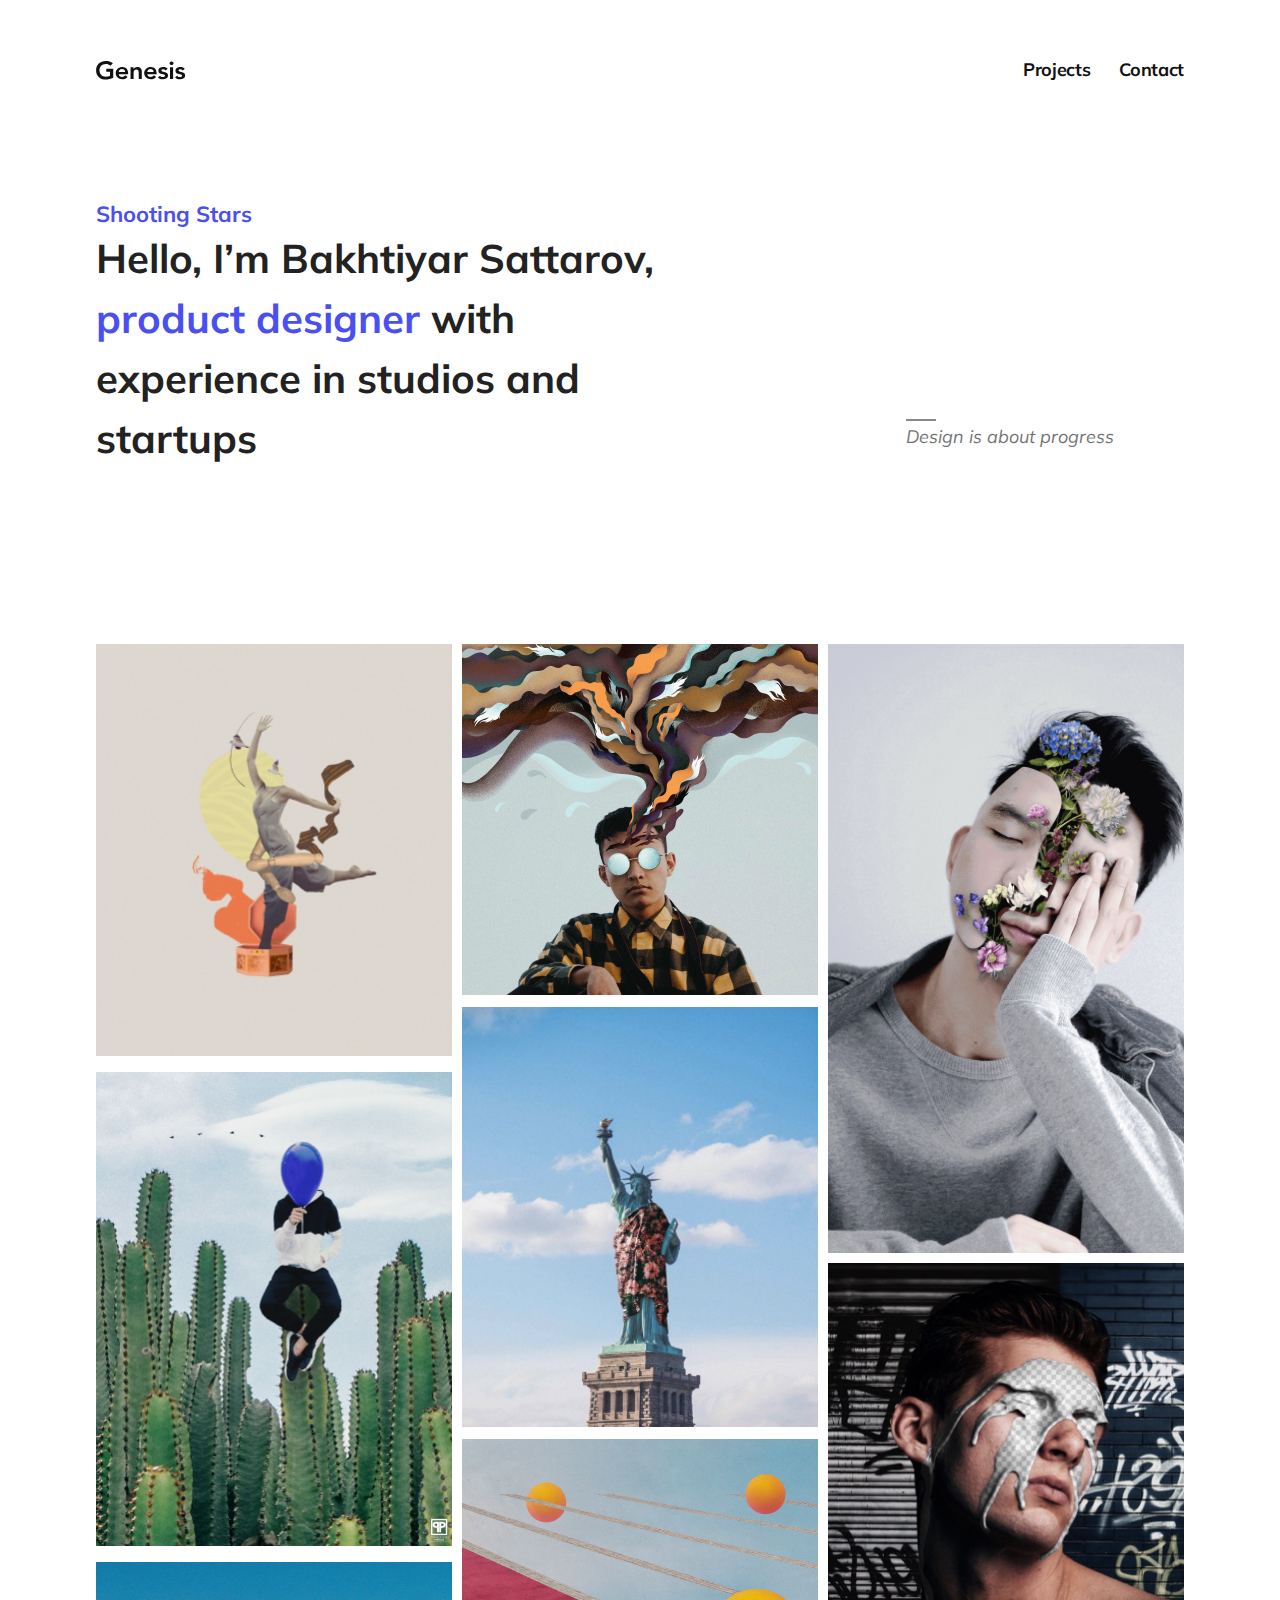
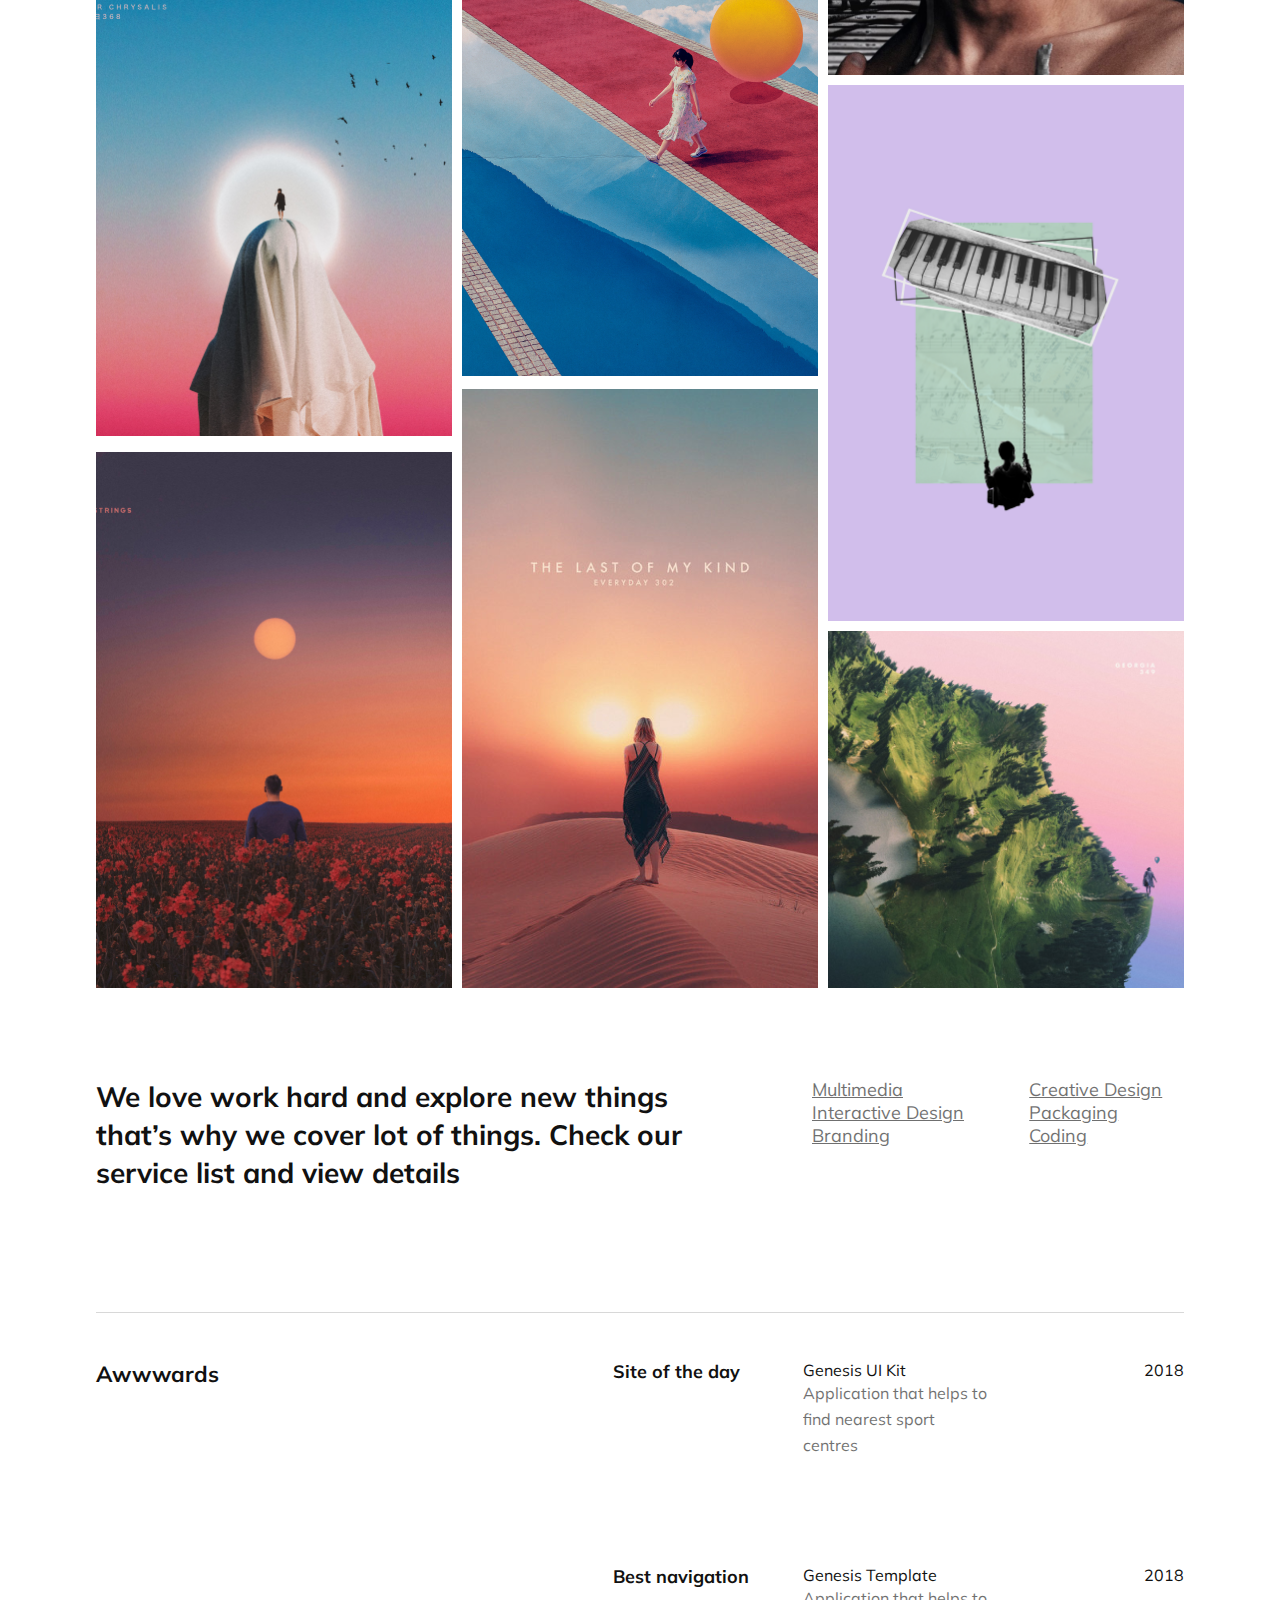
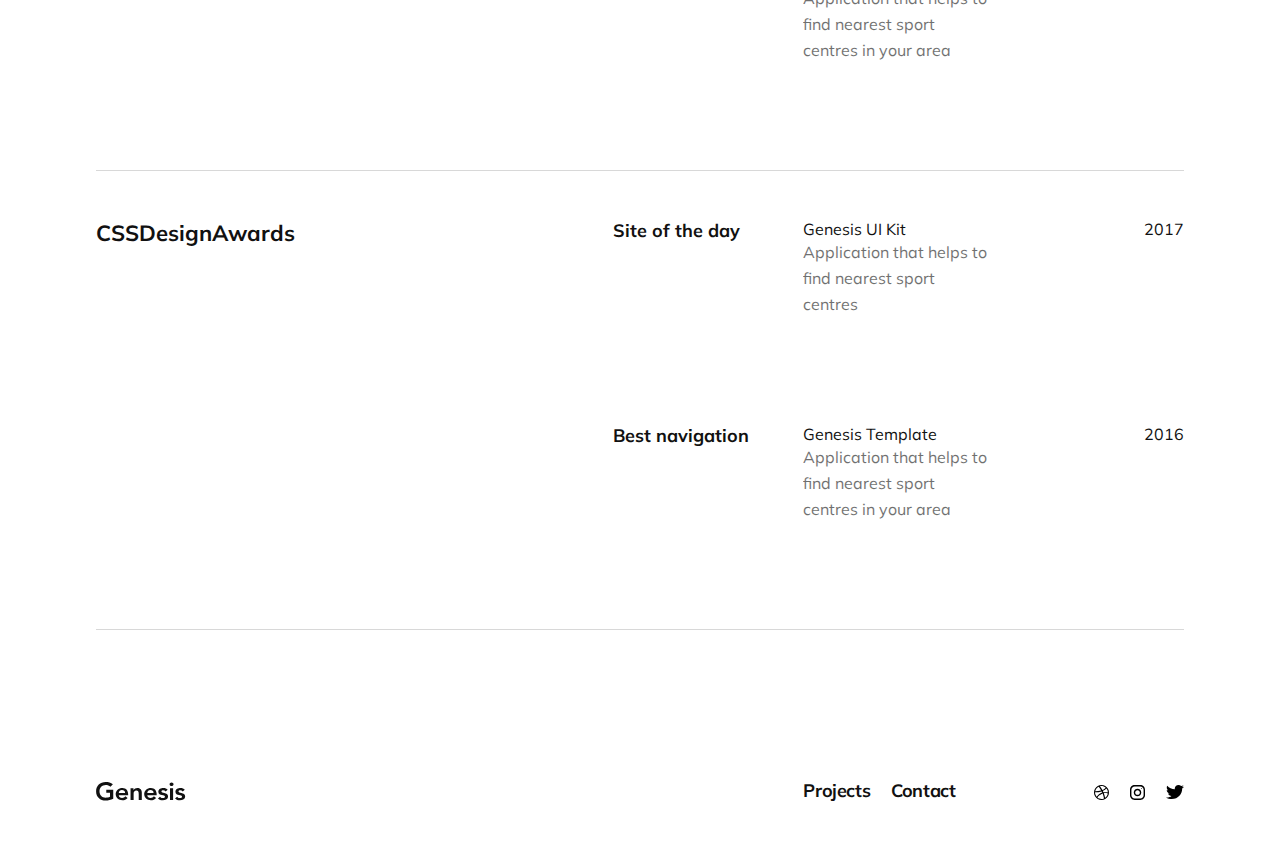
<file: index.html>
<!DOCTYPE html>
<html lang="en">

<head>
    <meta charset="UTF-8">
    <meta name="viewport" content="width=device-width, initial-scale=1.0">
    <link rel="stylesheet" href="css/reset.css">
    <!--css/style.css-->
    <link rel="stylesheet" href="css/style_prefix.css">
    <link rel="stylesheet" href="css/index.css">
    <link rel="stylesheet" href="css/media.css">
    <!---->
    <title>Genesis</title>
</head>

<body>
    <header>
        <div class="topNav">
            <a href="index.html"><img src="img/Logo.svg" alt="Genesis" class="logo"></a>
            <ul>
                <li><a href="projects.html">Projects</a></li>
                <li><a href="contact.html">Contact</a></li>
            </ul>
        </div>
        <div class="hMain">
            <div class="hText">
                <div class="subText">
                    <h1>Shooting Stars</h1>
                </div>
                <div class="mainText">
                    <p>Hello, I’m Bakhtiyar Sattarov, <span>product designer</span> with experience in studios and startups
                    </p>
                </div>
                <!--Use span for coloured text width ~60%-->
            </div>
            <div class="rightText">
                <div class="divider"></div>
                <p>Design is about progress</p>
            </div>
        </div>
    </header>
    <main>
        <div class="pictureGrid">
            <div class="column">
                <figure><img src="img/img1.png" alt="img1"></figure>
                <figure><img src="img/img2.png" alt="img2"></figure>
                <figure><img src="img/img3.png" alt="img3"></figure>
                <figure><img src="img/img4.png" alt="img4"></figure>
            </div>
            <div class="column" id="middleColumn">
                <figure><img src="img/img5.png" alt="img5"></figure>
                <figure><img src="img/img6.png" alt="img6"></figure>
                <figure><img src="img/img7.png" alt="img7"></figure>
                <figure><img src="img/img8.png" alt="img8"></figure>
            </div>
            <div class="column">
                <figure><img src="img/img9.png" alt="img9"></figure>
                <figure><img src="img/img10.png" alt="img10"></figure>
                <figure><img src="img/img11.png" alt="img11"></figure>
                <figure><img src="img/img12.png" alt="img12"></figure>
            </div>
        </div>
        <div class="imgText">
            <div class="imgText__left">
                <h2>We love work hard and explore new things that’s why we cover lot of things. Check our service list and view details</h2>
            </div>
            <div class="imgText__right">
                <ul id="leftUl">
                    <li><a href="#">Multimedia</a></li>
                    <li><a href="#">Interactive Design</a></li>
                    <li><a href="#">Branding</a></li>
                </ul>
                <ul id="rightUl">
                    <li><a href="#">Creative Design</a></li>
                    <li><a href="#">Packaging</a></li>
                    <li><a href="#">Coding</a></li>
                </ul>
            </div>
        </div>
        <div class="mainBottom">
            <div class="divider2"></div>
            <div class="mainBottom__top">
                <div class="bottomLeft">
                    <h3>Awwwards</h3>
                    <div class="columnLeft">
                        <h4>Site of the day</h4>
                        <h4>Best navigation</h4>
                    </div>
                </div>
                <div class="bottomRight">
                    <div>
                        <div>
                            <h5>Genesis UI Kit</h5>
                            <p>Application that helps to find nearest sport centres</p>
                        </div>
                        <h5 class="outer">2018</h5>
                    </div>

                    <div>
                        <div>
                            <h5>Genesis Template</h5>
                            <p>Application that helps to find nearest sport centres in your area</p>
                        </div>
                        <h5 class="outer">2018</h5>
                    </div>
                </div>
            </div>
            <div class="divider2"></div>
            <div class="mainBottom__top">
                <div class="bottomLeft">
                    <h3>CSSDesignAwards</h3>
                    <div class="columnLeft">
                        <h4>Site of the day</h4>
                        <h4>Best navigation</h4>
                    </div>
                </div>
                <div class="bottomRight">
                    <div>
                        <div>
                            <h5>Genesis UI Kit</h5>
                            <p>Application that helps to find nearest sport centres</p>
                        </div>
                        <h5 class="outer">2017</h5>
                    </div>

                    <div>
                        <div>
                            <h5>Genesis Template</h5>
                            <p>Application that helps to find nearest sport centres in your area</p>
                        </div>
                        <h5 class="outer">2016</h5>
                    </div>
                </div>

            </div>
            <div class="divider2"></div>
            <!--nomargin doesn't work? - fix -->
        </div>
    </main>
    <!--Couldn't find definitive answer, footer is inside body now-->
    <footer>
        <div class="footerNav" id="footer">
            <a href="index.html"><img src="img/Logo.svg" alt="logo" class="logo"></a>
            <div class="footerRight">
                <ul>
                    <li><a href="projects.html">Projects</a></li>
                    <li><a href="contact.html">Contact</a></li>
                </ul>
                <div class="footerLinks">
                    <a href="https://dribbble.com"><img src="icons/dribbble-logo.svg" alt="dribbble-logo" id="icon1"></a>
                    <a href="https://www.instagram.com"><img src="icons/instagram.svg" alt="instagram-logo" id="icon2"></a>
                    <a href="https://twitter.com"><img src="icons/twitter-logo-silhouette.svg" alt="twitter-logo" id="icon3"></a>
                </div>
            </div>
        </div>
    </footer>
</body>

</html>
</file>
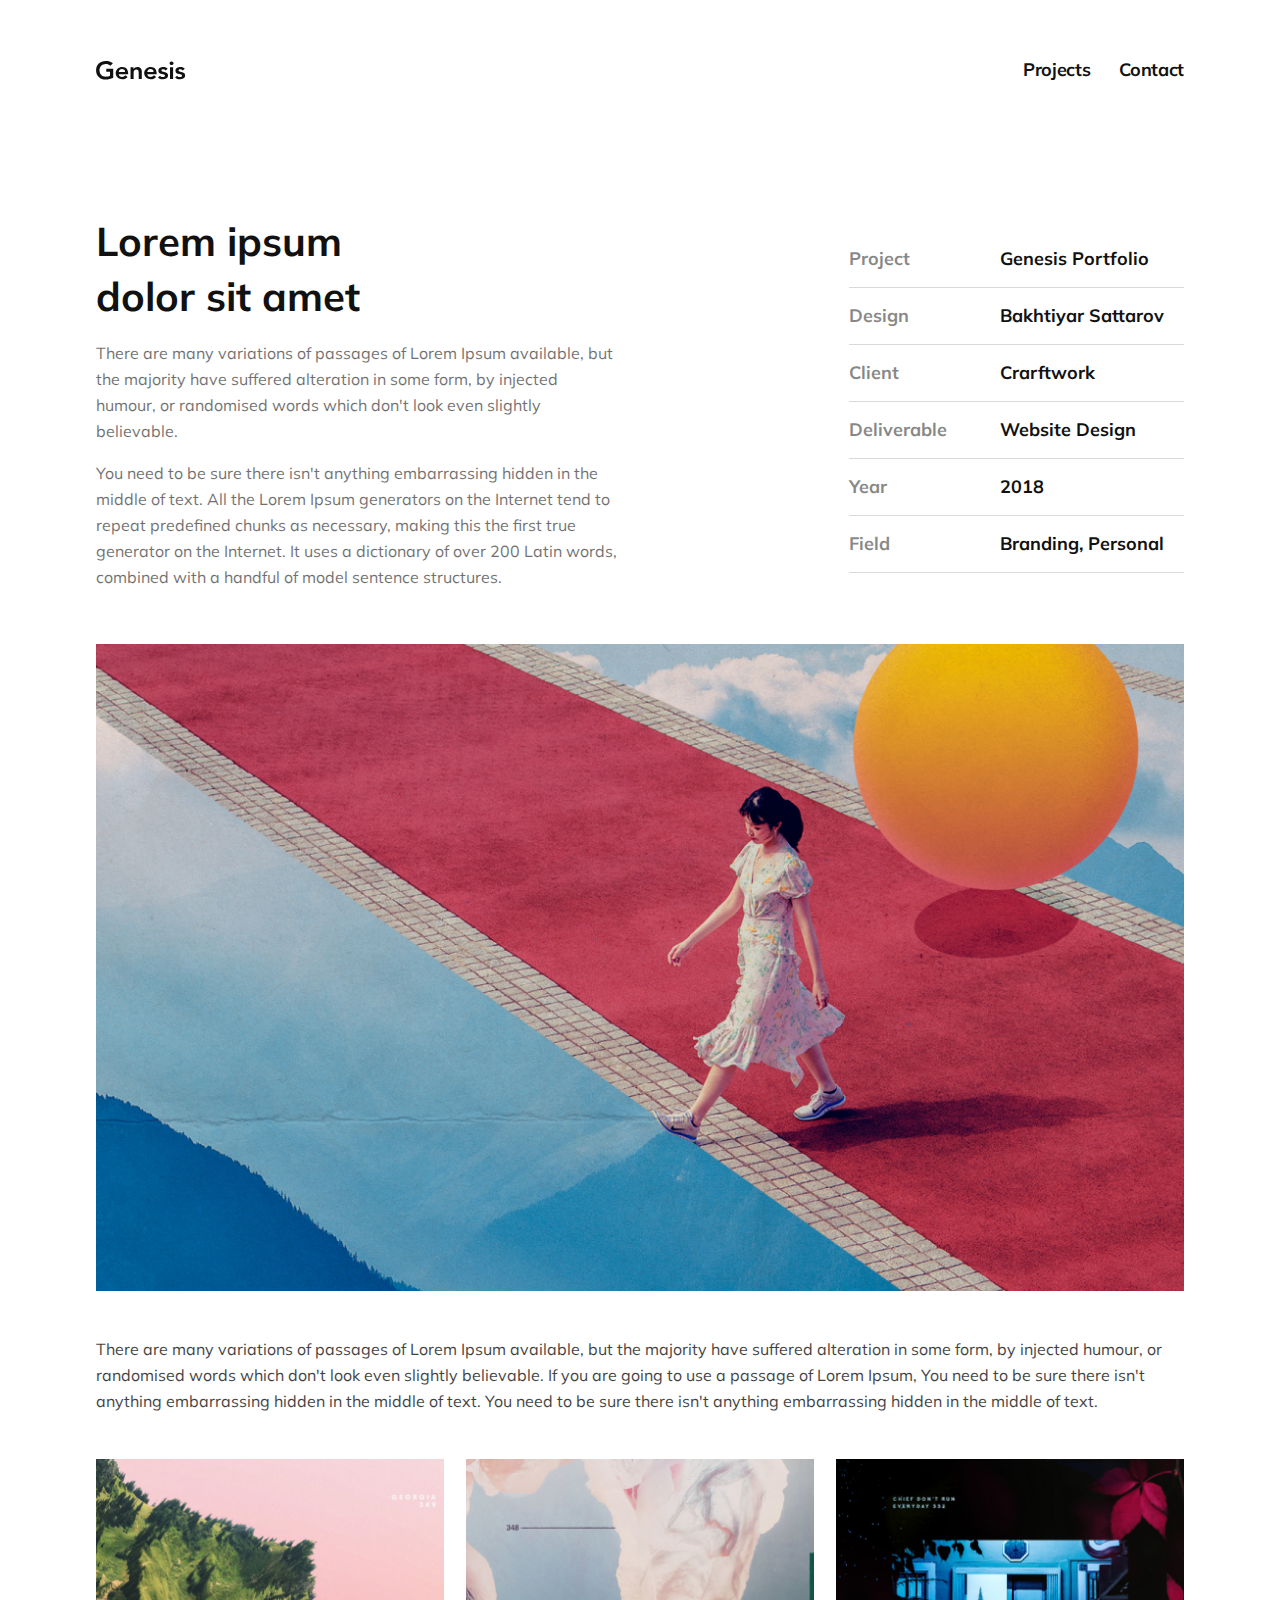
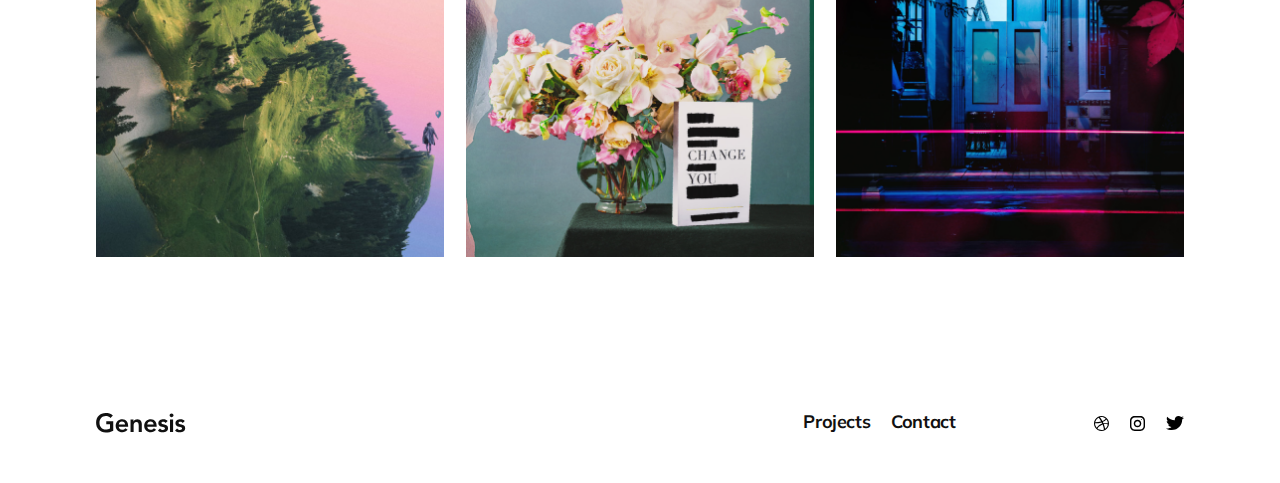
<file: projects.html>
<!DOCTYPE html>
<html lang="en">

<head>
    <meta charset="UTF-8">
    <meta name="viewport" content="width=device-width, initial-scale=1.0">
    <link rel="stylesheet" href="css/reset.css">
    <link rel="stylesheet" href="css/style_prefix.css">
    <!--css/style.css-->
    <link rel="stylesheet" href="css/projects_prefix.css">
    <link rel="stylesheet" href="css/media.css">
    <!---->
    <title>Genesis - Projects</title>
</head>

<body>
    <header>
        <div class="topNav">
            <a href="index.html"><img src="img/Logo.svg" alt="Genesis" class="logo"></a>
            <ul>
                <li><a href="projects.html">Projects</a></li>
                <li><a href="contact.html">Contact</a></li>
            </ul>
        </div>
        <div class="hMainPro">
            <div class="hMainPro__left">
                <h1>Lorem ipsum dolor sit amet</h1>
                <br>
                <p>There are many variations of passages of Lorem Ipsum available, but the majority have suffered alteration in some form, by injected humour, or randomised words which don't look even slightly believable. </p>
                <br>
                <p>You need to be sure there isn't anything embarrassing hidden in the middle of text. All the Lorem Ipsum generators on the Internet tend to repeat predefined chunks as necessary, making this the first true generator on the Internet. It
                    uses a dictionary of over 200 Latin words, combined with a handful of model sentence structures.</p>
            </div>
            <table class="hMainPro__right">
                <tr>
                    <th>
                        <h2>Project</h2>
                    </th>
                    <th><strong>Genesis Portfolio</strong></th>
                </tr>
                <tr>
                    <th>
                        <h2>Design</h2>
                    </th>
                    <th><strong>Bakhtiyar Sattarov</strong></th>
                </tr>
                <tr>
                    <th>
                        <h2>Client</h2>
                    </th>
                    <th><strong>Crarftwork</strong></th>
                </tr>
                <tr>
                    <th>
                        <h2>Deliverable</h2>
                    </th>
                    <th><strong>Website Design</strong></th>
                </tr>
                <tr>
                    <th>
                        <h2>Year</h2>
                    </th>
                    <th><strong>2018</strong></th>
                </tr>
                <tr>
                    <th>
                        <h2>Field</h2>
                    </th>
                    <th><strong>Branding, Personal</strong></th>
                </tr>
            </table>
        </div>
    </header>
    <main>
        <div class="mMain_image">
            <img src="img/projects_main.png" alt="woman">
        </div>
        <div class="mMain_text">
            <p>There are many variations of passages of Lorem Ipsum available, but the majority have suffered alteration in some form, by injected humour, or randomised words which don't look even slightly believable. If you are going to use a passage of
                Lorem Ipsum, You need to be sure there isn't anything embarrassing hidden in the middle of text. You need to be sure there isn't anything embarrassing hidden in the middle of text.</p>
        </div>
        <div class="mMain_bottomImg">
            <img src="img/Image1_pro.png" alt="first image">
            <img class="margins" src="img/Image2_pro.png" alt="second image">
            <img src="img/Image3_pro.png" alt="third image">
        </div>
    </main>
    <footer>
        <div class="footerNav" id="footer">
            <a href="index.html"><img src="img/Logo.svg" alt="logo" class="logo"></a>
            <div class="footerRight">
                <ul>
                    <li><a href="projects.html">Projects</a></li>
                    <li><a href="contact.html">Contact</a></li>
                </ul>
                <div class="footerLinks">
                    <a href="https://dribbble.com"><img src="icons/dribbble-logo.svg" alt="dribbble-logo"></a>
                    <a href="https://www.instagram.com"><img src="icons/instagram.svg" alt="instagram-logo"></a>
                    <a href="https://twitter.com"><img src="icons/twitter-logo-silhouette.svg" alt="twitter-logo"></a>
                </div>
            </div>
        </div>
    </footer>
</body>

</html>
</file>
<file: css/style_prefix.css>
@import url('https://fonts.googleapis.com/css2?family=Mulish&display=swap');
body {
    display: -webkit-box;
    display: -ms-flexbox;
    display: flex;
    -webkit-box-align: center;
    -ms-flex-align: center;
    align-items: center;
    font-family: 'Mulish', sans-serif;
    -webkit-box-orient: vertical;
    -webkit-box-direction: normal;
    -ms-flex-flow: column;
    flex-flow: column;
    width: 100%;
    /*
    is 85vw here better and 100% for child
    why does 100vw overflow?
    */
    /*again things overflowing. no visual difference but might become a problem. why is height not accomodating? */
}


/*unordered: Page moves weird in y dir when rescaling in x dir*/

header {
    /*
    display: flex;
    justify-content: center;
    width: 100vw;
    */
    position: relative;
    width: 85vw;
    height: 500px;
}


/*
navbars should be shared between html docs or page content swapped out
separate css doc for shared features
*/

.topNav {
    position: relative;
    display: -webkit-box;
    display: -ms-flexbox;
    display: flex;
    height: auto;
    top: 60px;
    width: 100%;
    /*or width 85%*/
    -webkit-box-pack: justify;
    -ms-flex-pack: justify;
    justify-content: space-between;
    -webkit-box-orient: horizontal;
    -webkit-box-direction: normal;
    -ms-flex-flow: row nowrap;
    flex-flow: row nowrap;
}

.logo {
    width: 90px;
    /*keeps aspect*/
}

.topNav ul {
    display: -webkit-box;
    display: -ms-flexbox;
    display: flex;
    -webkit-box-orient: horizontal;
    -webkit-box-direction: normal;
    -ms-flex-flow: row nowrap;
    flex-flow: row nowrap;
    -webkit-box-align: center;
    -ms-flex-align: center;
    align-items: center;
}

.topNav li {
    margin: 0px 0px 0px 29px;
}

.topNav a {
    font-style: normal;
    font-weight: bold;
    font-size: 18px;
    letter-spacing: -0.346154px;
    color: #111111;
    text-decoration: none;
}

.hMain {
    position: relative;
    /*position: absolute;*/
    display: -webkit-box;
    display: -ms-flexbox;
    display: flex;
    -webkit-box-orient: horizontal;
    -webkit-box-direction: normal;
    -ms-flex-flow: row nowrap;
    flex-flow: row nowrap;
    -webkit-box-pack: justify;
    -ms-flex-pack: justify;
    justify-content: space-between;
    top: 180px;
    height: auto;
    /*
    max-height: 250px;
    height determined by h1 height
    */
    width: 100%;
}

.hText {
    /* top: 180px;
    tried positioning both child elements as absolute and parent as relative,
    didn't fix. Avoid using large top. Try parent container: absolute or relative, children: relative
    min-height: 250px;*/
    width: 55%;
    position: relative;
    display: -webkit-box;
    display: -ms-flexbox;
    display: flex;
    -webkit-box-orient: vertical;
    -webkit-box-direction: normal;
    -ms-flex-flow: column;
    flex-flow: column;
}

.hText h1 {
    font-style: normal;
    font-weight: bold;
    font-size: 22px;
    line-height: 28px;
    color: #4A4FF2;
}

.hText p {
    font-style: normal;
    font-weight: bold;
    font-size: 40px;
    line-height: 60px;
}

.hText span {
    color: #4A4FF2;
}

.divider {
    height: 2px;
    width: 30px;
    background: #111111;
    mix-blend-mode: normal;
    opacity: 0.5;
    margin-bottom: 4px;
}

.rightText {
    margin: 0px 70px 20px 0px;
    display: -webkit-box;
    display: -ms-flexbox;
    display: flex;
    position: relative;
    height: -webkit-fit-content;
    height: -moz-fit-content;
    height: fit-content;
    -webkit-box-orient: vertical;
    -webkit-box-direction: normal;
    -ms-flex-flow: column nowrap;
    flex-flow: column nowrap;
    -ms-flex-item-align: end;
    align-self: flex-end;
}

.rightText p {
    font-style: italic;
    font-weight: normal;
    font-size: 18px;
    line-height: 23px;
    color: #111111;
    mix-blend-mode: normal;
    opacity: 0.6;
}

main {
    top: 144px;
    position: relative;
    width: 85vw;
    height: auto;
    /*this probably shouldnt be auto, might be okay*/
}

.pictureGrid {
    display: -webkit-box;
    display: -ms-flexbox;
    display: flex;
    max-height: auto;
    /*1960px  keeps overflowing...*/
    /*lowering height to with space between works but margin is probably easier*/
    width: 100%;
    -webkit-box-orient: horizontal;
    -webkit-box-direction: normal;
    -ms-flex-flow: row nowrap;
    flex-flow: row nowrap;
    /*align-content: space-between;*/
}

.column {
    height: auto;
    /*100%*/
    width: 100%;
    display: -webkit-box;
    display: -ms-flexbox;
    display: flex;
    -webkit-box-orient: vertical;
    -webkit-box-direction: normal;
    -ms-flex-flow: column nowrap;
    flex-flow: column nowrap;
    -webkit-box-pack: justify;
    -ms-flex-pack: justify;
    justify-content: space-between;
    /* 
    justify-content: space-between;
    again, could use margins for more uniform spacing but then there's extra space
    using both right now as a happy middleground, only downside is the slight increase in spacing on the (mainly) left column - gets worse with lower res
    there's a way to stretch the pictures height to fit 
    */
}

.column figure:nth-child(4) {
    margin: 0px;
}

#middleColumn {
    margin: 0px 10px 0px 10px;
}


/*    this id is unused, add new way to remove bottom margin for last img in column

.nomargin {
    margin-bottom: 0px;
}
*/

.pictureGrid figure {
    display: -webkit-box;
    display: -ms-flexbox;
    display: flex;
    margin-bottom: 10px;
    min-width: 100%;
}

.pictureGrid img {
    width: 100%;
    height: auto;
    /*100%*/
}

.imgText {
    position: relative;
    top: 90px;
    height: auto;
    width: 100%;
    display: -webkit-box;
    display: -ms-flexbox;
    display: flex;
    -webkit-box-orient: horizontal;
    -webkit-box-direction: normal;
    -ms-flex-flow: row nowrap;
    flex-flow: row nowrap;
}

.imgText__left {
    position: relative;
    width: 100%;
    /*margin-right: 30px;*/
}

.imgText__right {
    width: 75%;
    position: relative;
    display: -webkit-box;
    display: -ms-flexbox;
    display: flex;
    -webkit-box-orient: horizontal;
    -webkit-box-direction: normal;
    -ms-flex-flow: row nowrap;
    flex-flow: row nowrap;
    -webkit-box-pack: justify;
    -ms-flex-pack: justify;
    justify-content: space-between;
    /* margin-right: 30px;*/
    margin-left: 10px;
}

.imgText__right ul {
    display: -webkit-box;
    display: -ms-flexbox;
    display: flex;
    -webkit-box-orient: vertical;
    -webkit-box-direction: normal;
    -ms-flex-flow: column nowrap;
    flex-flow: column nowrap;
}

li {
    white-space: nowrap;
}

#rightUl {
    /* margin-right: 30px;
    margin-left: 70px;*/
    -webkit-box-flex: 1;
    -ms-flex-positive: 1;
    flex-grow: 1;
}

#leftUl {
    margin-left: 90px;
    /*avoid using*/
    display: -webkit-box;
    display: -ms-flexbox;
    display: flex;
    -webkit-box-flex: 3;
    -ms-flex-positive: 3;
    flex-grow: 3;
    /*justify-self: center;*/
}


/*optimisation-font colour could be added to all*/

h2 {
    font-style: normal;
    font-weight: bold;
    font-size: 28px;
    line-height: 38px;
    color: #111111;
}

h3 {
    font-style: normal;
    font-weight: bold;
    font-size: 22px;
    line-height: 28px;
    color: #111111;
}

h4 {
    font-style: normal;
    font-weight: bold;
    font-size: 18px;
    line-height: 23px;
    color: #111111;
    height: 100%;
}

h5 {
    font-style: normal;
    font-weight: normal;
    font-size: 16px;
    line-height: 20px;
    color: #111111;
}

h6 {
    font-style: normal;
    font-weight: bold;
    font-size: 40px;
    line-height: 55px;
    color: #111111;
}

.imgText a {
    font-style: normal;
    font-weight: normal;
    font-size: 18px;
    line-height: 23px;
    color: #111111;
    mix-blend-mode: normal;
    opacity: 0.6;
}

.mainBottom {
    position: relative;
    width: 100%;
    height: 824px;
    top: 210px;
    -webkit-box-orient: vertical;
    -webkit-box-direction: normal;
    -ms-flex-flow: column nowrap;
    flex-flow: column nowrap;
    margin-bottom: 200px;
}

.divider2 {
    position: relative;
    height: 0.5px;
    /*1px makes the top one thicker than the rest*/
    width: 100%;
    background-color: #D8D8D8;
    margin-bottom: 48px;
}


/*this should be renamed as it's being used as a template for both top and bottom*/

.mainBottom__top {
    display: -webkit-box;
    display: -ms-flexbox;
    display: flex;
    position: relative;
    height: 410px;
    width: 100%;
    -webkit-box-orient: horizontal;
    -webkit-box-direction: normal;
    -ms-flex-flow: row nowrap;
    flex-flow: row nowrap;
}

.mainBottom p {
    font-style: normal;
    font-weight: normal;
    font-size: 16px;
    line-height: 26px;
    color: #111111;
    mix-blend-mode: normal;
    opacity: 0.6;
}

.bottomLeft {
    display: -webkit-box;
    display: -ms-flexbox;
    display: flex;
    width: 60%;
    -webkit-box-pack: justify;
    -ms-flex-pack: justify;
    justify-content: space-between;
    margin-right: auto;
}

.columnLeft {
    display: -webkit-box;
    display: -ms-flexbox;
    display: flex;
    -webkit-box-orient: vertical;
    -webkit-box-direction: normal;
    -ms-flex-flow: column nowrap;
    flex-flow: column nowrap;
    height: 100%;
    width: -webkit-fit-content;
    width: -moz-fit-content;
    width: fit-content;
}

.bottomRight {
    display: -webkit-box;
    display: -ms-flexbox;
    display: flex;
    width: 35%;
    -webkit-box-orient: vertical;
    -webkit-box-direction: normal;
    -ms-flex-flow: column nowrap;
    flex-flow: column nowrap;
}


/*come back to this, too confusing but it works right now*/

.bottomRight div {
    display: -webkit-box;
    display: -ms-flexbox;
    display: flex;
    -webkit-box-orient: horizontal;
    -webkit-box-direction: normal;
    -ms-flex-flow: row nowrap;
    flex-flow: row nowrap;
    width: 100%;
    height: 100%;
}

.bottomRight div div {
    display: -webkit-box;
    display: -ms-flexbox;
    display: flex;
    width: 50%;
    -webkit-box-orient: vertical;
    -webkit-box-direction: normal;
    -ms-flex-flow: column nowrap;
    flex-flow: column nowrap;
}

.outer {
    margin-left: auto;
}

footer {
    position: relative;
    /*top: 400px;
    550px*/
    height: auto;
    width: 85vw;
}


/*the navbars really should be using the same template*/

.footerNav {
    position: relative;
    display: -webkit-box;
    display: -ms-flexbox;
    display: flex;
    height: auto;
    width: 100%;
    /*or width 85%*/
    -webkit-box-pack: justify;
    -ms-flex-pack: justify;
    justify-content: space-between;
    -webkit-box-orient: horizontal;
    -webkit-box-direction: normal;
    -ms-flex-flow: row nowrap;
    flex-flow: row nowrap;
    margin-bottom: 50px;
}

.footerRight {
    display: -webkit-box;
    display: -ms-flexbox;
    display: flex;
    width: 35%;
    -webkit-box-pack: justify;
    -ms-flex-pack: justify;
    justify-content: space-between;
}

.footerNav ul {
    display: -webkit-box;
    display: -ms-flexbox;
    display: flex;
    width: 40%;
    min-width: 140px;
    -webkit-box-orient: horizontal;
    -webkit-box-direction: normal;
    -ms-flex-flow: row nowrap;
    flex-flow: row nowrap;
    -webkit-box-pack: justify;
    -ms-flex-pack: justify;
    justify-content: space-between;
    /*text align vertically needs set height - fix*/
}

.footerRight a {
    font-style: normal;
    font-weight: bold;
    font-size: 18px;
    letter-spacing: -0.346154px;
    color: #111111;
    text-decoration: none;
}

.footerLinks {
    display: -webkit-box;
    display: -ms-flexbox;
    display: flex;
    -webkit-box-orient: horizontal;
    -webkit-box-direction: normal;
    -ms-flex-flow: row nowrap;
    flex-flow: row nowrap;
    width: 25%;
    min-width: 42px;
    -webkit-box-pack: justify;
    -ms-flex-pack: justify;
    justify-content: space-between;
}

.footerLinks a {
    margin-left: 5%;
}

a:hover {
    color: #4A4FF2;
}

#icon1:hover {
    content: url('/icons/dribbble-logo-blue.svg');
}

#icon2:hover {
    content: url('/icons/instagram-blue.svg');
}

#icon3:hover {
    content: url('/icons/twitter-logo-silhouette-blue.svg');
}
</file>
<file: css/index.css>
footer {
    top: 400px;
}
</file>
<file: css/media.css>
@media only screen and ( max-width:900px) {
    .hText h1,
    .hMainPro__right h2,
    strong {
        font-size: 14px;
        line-height: 20px;
    }
    .hMainPro__right th {
        line-height: 40px;
    }
    .hText p,
    .hMainCon__left h6 {
        font-size: 24px;
        line-height: 34px;
    }
    .rightText p {
        font-size: 14px;
        line-height: 19px;
    }
    .rightText {
        margin: 0px 0px 0px 0px;
    }
    main {
        top: 0px;
    }
    header {
        height: 400px;
    }
    #leftUl {
        margin-left: 20px;
        margin-right: 10px
    }
    .imgText a {
        line-height: 14px;
        font-size: 12px;
        font-weight: 600;
    }
    h3 {
        font-size: 18px;
        line-height: 18x;
        margin-top: -6px;
        margin-right: 5px;
    }
    h4 {
        font-size: 14px;
        line-height: 20px;
    }
    h5 {
        font-size: 14px;
        line-height: 16px;
    }
    .imgText a,
    .mMain_text p,
    .hMainCon__left p {
        font-size: 12px;
        line-height: 16px;
    }
    .mainBottom p,
    .hMainPro__left p,
    .hMainCon__right p {
        font-size: 12px;
        line-height: 16px;
    }
    .hMainPro__left h1,
    .imgText__left h2 {
        font-size: 16px;
        line-height: 22px;
    }
    .mMain_image {
        margin-top: 100px;
    }
    .submitBtn {
        font-size: 14px;
        line-height: 40px;
        width: 100px;
    }
}

@media only screen and ( max-width:600px) {
    .hText h1,
    .hMainPro__left h1 {
        font-size: 10px;
        line-height: 14px;
    }
    .hText p,
    .hMainCon__left h6 {
        font-size: 16px;
        line-height: 24px;
    }
    .topNav a,
    .footerNav a {
        font-size: 12px;
    }
    .logo {
        width: 50px;
    }
    .rightText p {
        font-size: 10px;
    }
    .footerLinks img {
        width: 11px;
    }
    .hMainPro__left p {
        font-size: 8px;
        line-height: 12px;
    }
    th {
        line-height: 35px;
    }
    strong,
    .mMain_text p {
        font-size: 8px;
        line-height: 10px;
    }
    .hMainPro h2 {
        font-size: 8px;
        line-height: 10px;
    }
    .hMainPro__right th {
        line-height: 26px;
    }
    .mMain_image {
        margin-top: 50px;
    }
    footer {
        top: 140px;
    }
    .hMainCon__right {
        margin-top: 0px;
    }
    .submitBtn {
        font-size: 12px;
        line-height: 30px;
        width: 80px;
    }
}
</file>
<file: css/projects_prefix.css>
strong {
    font-style: normal;
    font-weight: bold;
    font-size: 18px;
    line-height: 23px;
    color: #111111;
    margin-right: 20px;
}

.hMainPro {
    position: relative;
    display: -webkit-box;
    display: -ms-flexbox;
    display: flex;
    -webkit-box-orient: horizontal;
    -webkit-box-direction: normal;
    -ms-flex-flow: row nowrap;
    flex-flow: row nowrap;
    -webkit-box-pack: justify;
    -ms-flex-pack: justify;
    justify-content: space-between;
    height: auto;
    top: 194px;
    width: 100%;
    justify-content: space-between;
    -webkit-box-align: center;
    -ms-flex-align: center;
    align-items: center;
}


/*avoid long class names*/

.hMainPro__left {
    display: -webkit-box;
    display: -ms-flexbox;
    display: flex;
    -webkit-box-orient: vertical;
    -webkit-box-direction: normal;
    -ms-flex-flow: column nowrap;
    flex-flow: column nowrap;
    width: 48%;
}

.hMainPro__left h1 {
    font-style: normal;
    font-weight: bold;
    font-size: 40px;
    line-height: 55px;
    color: #111111;
    width: 60%;
}

.hMainPro__left p {
    font-style: normal;
    font-weight: normal;
    font-size: 16px;
    line-height: 26px;
    color: #111111;
    mix-blend-mode: normal;
    opacity: 0.6;
}

.hMainPro__right h2 {
    font-style: normal;
    font-weight: bold;
    font-size: 18px;
    line-height: 23px;
    color: #111111;
    mix-blend-mode: normal;
    opacity: 0.5;
}

.hMainPro__right {
    width: 40%;
    display: -webkit-box;
    display: -ms-flexbox;
    display: flex;
    -webkit-box-orient: vertical;
    -webkit-box-direction: normal;
    -ms-flex-flow: column nowrap;
    flex-flow: column nowrap;
    max-width: 335px;
    height: auto;
    /*height: 343px;

   
    justify-content: center;
    align-items: center;
    */
}

tbody {
    /*
    display: flex;
    flex-flow: column nowrap;
    justify-content: space-between;
    */
    width: 100%;
    height: auto;
}

tr {
    height: 100%;
    width: 100%;
}

th {
    /* 
    line-height: 30px;
    50px
    */
    /*line-height: 7.5vh;*/
    line-height: 56px;
    /*or calc*/
    white-space: nowrap;
    width: 100%;
    /*height: 100%;*/
    text-align: left;
    border-bottom: 1px solid #d9d9d9;
}

.mMain_image {
    width: 100%;
}

.mMain_image img {
    width: 100%;
    height: auto;
}

.mMain_text {
    margin: 45px 0px 45px;
    /*
    should be top, using margin as to not have to rewrite document flow - fix later*/
    width: 100%;
    max-height: 93px;
}

.mMain_text p {
    font-style: normal;
    font-weight: normal;
    font-size: 16px;
    line-height: 26px;
    color: #111111;
    mix-blend-mode: normal;
    opacity: 0.8;
}

.mMain_bottomImg {
    display: -webkit-box;
    display: -ms-flexbox;
    display: flex;
    -webkit-box-orient: horizontal;
    -webkit-box-direction: normal;
    -ms-flex-flow: row nowrap;
    flex-flow: row nowrap;
    -webkit-box-pack: justify;
    -ms-flex-pack: justify;
    justify-content: space-between;
    height: auto;
    /*480px*/
    width: 100%;
}

.mMain_bottomImg img {
    display: block;
    /*height: 100%;*/
    width: 32%;
    /*width should automatically keep aspect ratio*/
}

.margins {
    /*sets a minimum gap*/
    /*with width % it won't use this*/
    margin-left: 10px;
    margin-right: 10px;
}

footer {
    top: 300px;
}
</file>
